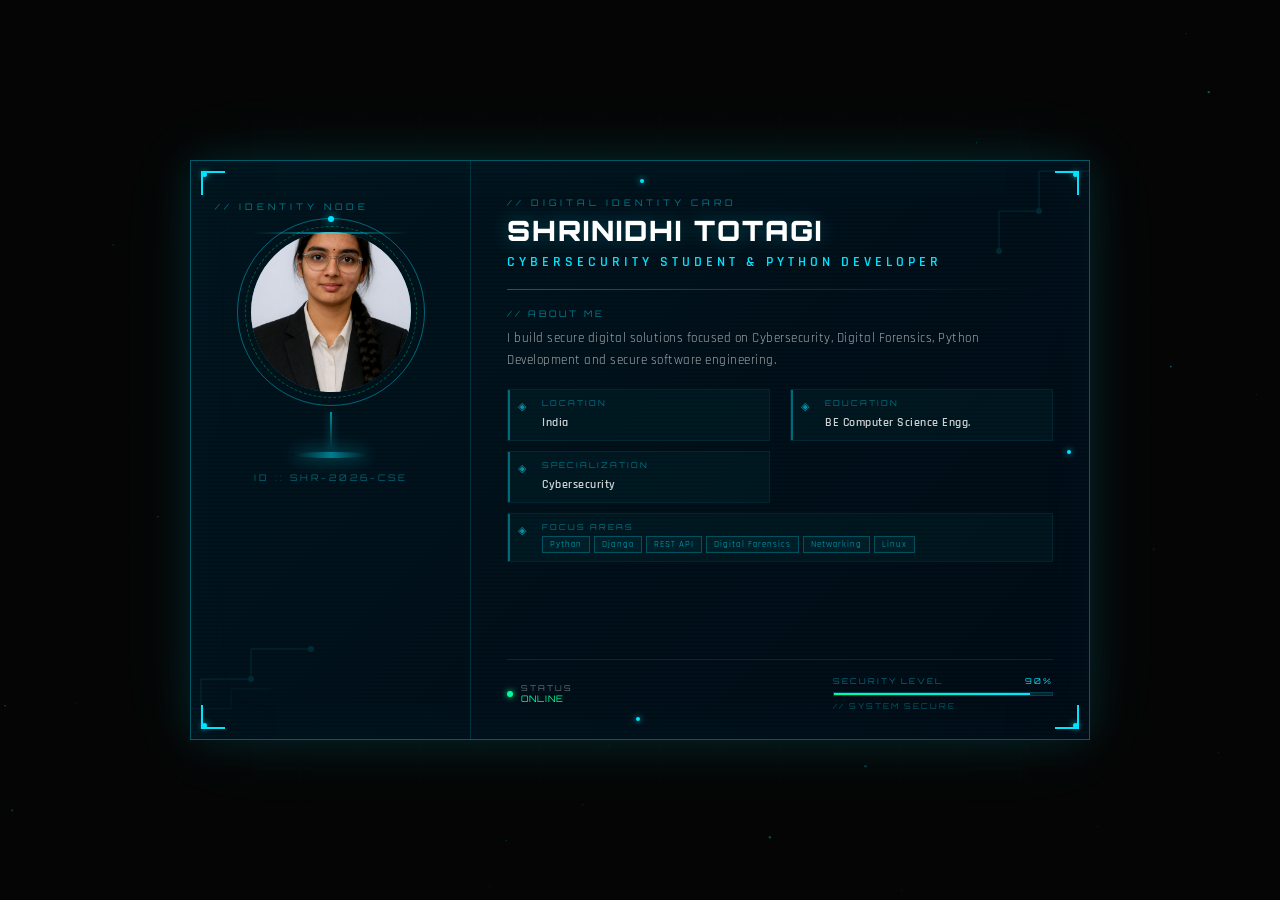
<file: identity-card.html>
<!DOCTYPE html>
<html lang="en">
<head>
<meta charset="UTF-8">
<meta name="viewport" content="width=device-width, initial-scale=1.0">
<title>Shrinidhi Totagi — Digital Identity Card</title>
<link href="https://fonts.googleapis.com/css2?family=Orbitron:wght@400;700;900&family=Rajdhani:wght@400;500;600;700&display=swap" rel="stylesheet">
<style>
*{margin:0;padding:0;box-sizing:border-box;}
body{
  background:#050505;
  min-height:100vh;
  display:flex;
  align-items:center;
  justify-content:center;
  font-family:'Rajdhani',sans-serif;
  overflow:hidden;
}
canvas#bg{position:fixed;inset:0;z-index:0;pointer-events:none;}

/* CARD */
.card{
  position:relative;
  width:900px;
  min-height:580px;
  background:linear-gradient(135deg,rgba(0,20,30,0.92) 0%,rgba(0,10,20,0.96) 100%);
  border:1px solid rgba(0,229,255,0.35);
  box-shadow:0 0 40px rgba(0,229,255,0.12),0 0 80px rgba(0,229,255,0.06),inset 0 0 60px rgba(0,229,255,0.03);
  display:flex;
  gap:0;
  z-index:10;
  overflow:hidden;
  animation:borderBreathe 4s ease-in-out infinite;
  transition:transform 0.4s ease,box-shadow 0.4s ease;
}
.card:hover{
  transform:translateY(-6px);
  box-shadow:0 0 60px rgba(0,229,255,0.22),0 0 120px rgba(0,229,255,0.1),inset 0 0 60px rgba(0,229,255,0.05);
}
@keyframes borderBreathe{
  0%,100%{border-color:rgba(0,229,255,0.35);}
  50%{border-color:rgba(0,229,255,0.7);}
}

/* SCAN LINE */
.card::after{
  content:'';
  position:absolute;
  inset:0;
  background:repeating-linear-gradient(0deg,transparent,transparent 2px,rgba(0,229,255,0.015) 2px,rgba(0,229,255,0.015) 4px);
  pointer-events:none;
  z-index:1;
}

/* LIGHT SWEEP */
.sweep{
  position:absolute;
  top:0;left:-100%;
  width:60%;height:100%;
  background:linear-gradient(90deg,transparent,rgba(0,229,255,0.04),transparent);
  animation:sweep 6s ease-in-out infinite;
  z-index:2;pointer-events:none;
}
@keyframes sweep{0%{left:-100%;}100%{left:200%;}}

/* HUD CORNERS */
.corner{position:absolute;width:24px;height:24px;z-index:5;}
.corner-tl{top:10px;left:10px;border-top:2px solid #00e5ff;border-left:2px solid #00e5ff;}
.corner-tr{top:10px;right:10px;border-top:2px solid #00e5ff;border-right:2px solid #00e5ff;}
.corner-bl{bottom:10px;left:10px;border-bottom:2px solid #00e5ff;border-left:2px solid #00e5ff;}
.corner-br{bottom:10px;right:10px;border-bottom:2px solid #00e5ff;border-right:2px solid #00e5ff;}
.corner::before{
  content:'';position:absolute;
  width:5px;height:5px;
  background:#00e5ff;
  border-radius:50%;
  box-shadow:0 0 6px #00e5ff;
}
.corner-tl::before{top:-1px;left:-1px;}
.corner-tr::before{top:-1px;right:-1px;}
.corner-bl::before{bottom:-1px;left:-1px;}
.corner-br::before{bottom:-1px;right:-1px;}

/* BLINK DOTS */
.hud-dot{
  position:absolute;width:4px;height:4px;
  background:#00e5ff;border-radius:50%;
  box-shadow:0 0 6px #00e5ff;
  animation:blink 2s ease-in-out infinite;
  z-index:5;
}
@keyframes blink{0%,100%{opacity:1;}50%{opacity:0.1;}}

/* ===== LEFT PANEL ===== */
.left{
  width:280px;
  min-width:280px;
  padding:40px 24px 32px;
  display:flex;
  flex-direction:column;
  align-items:center;
  border-right:1px solid rgba(0,229,255,0.15);
  position:relative;
  z-index:3;
}

/* Profile ring */
.profile-wrap{
  position:relative;
  width:160px;height:160px;
  margin-bottom:20px;
}
.ring-outer{
  position:absolute;inset:-14px;
  border:1px solid rgba(0,229,255,0.4);
  border-radius:50%;
  animation:spin 8s linear infinite;
}
.ring-outer::before{
  content:'';position:absolute;
  top:-3px;left:50%;
  width:6px;height:6px;
  background:#00e5ff;
  border-radius:50%;
  box-shadow:0 0 10px #00e5ff;
  transform:translateX(-50%);
}
.ring-mid{
  position:absolute;inset:-6px;
  border:1px dashed rgba(0,255,156,0.3);
  border-radius:50%;
  animation:spin 12s linear infinite reverse;
}
.ring-inner{
  position:absolute;inset:0;
  border:1px solid rgba(0,229,255,0.6);
  border-radius:50%;
}
@keyframes spin{from{transform:rotate(0deg);}to{transform:rotate(360deg);}}

/* Radar sweep */
.radar-sweep{
  position:absolute;inset:-14px;
  border-radius:50%;
  overflow:hidden;
  animation:radarSpin 5s linear infinite;
}
.radar-sweep::after{
  content:'';
  position:absolute;
  top:50%;left:50%;
  width:50%;height:50%;
  background:conic-gradient(from 0deg,transparent 80%,rgba(0,229,255,0.25) 100%);
  transform-origin:0 0;
}
@keyframes radarSpin{from{transform:rotate(0deg);}to{transform:rotate(360deg);}}

/* Crosshair */
.crosshair{
  position:absolute;inset:0;
  border-radius:50%;
  pointer-events:none;
}
.crosshair::before,.crosshair::after{
  content:'';position:absolute;
  background:rgba(0,229,255,0.25);
}
.crosshair::before{top:50%;left:0;right:0;height:1px;transform:translateY(-50%);}
.crosshair::after{left:50%;top:0;bottom:0;width:1px;transform:translateX(-50%);}

/* Scan line over photo */
.scan-line{
  position:absolute;
  left:0;right:0;height:2px;
  background:linear-gradient(90deg,transparent,rgba(0,229,255,0.6),transparent);
  animation:scanMove 3s ease-in-out infinite;
  border-radius:50%;
  z-index:4;
}
@keyframes scanMove{0%{top:0;opacity:0;}10%{opacity:1;}90%{opacity:1;}100%{top:100%;opacity:0;}}

.profile-img{
  width:160px;height:160px;
  border-radius:50%;
  object-fit:cover;
  display:block;
  position:relative;
  z-index:2;
  filter:brightness(0.9) contrast(1.1);
}

/* Holographic beam */
.holo-beam{
  width:2px;
  height:40px;
  background:linear-gradient(to bottom,rgba(0,229,255,0.6),transparent);
  margin:0 auto;
  box-shadow:0 0 8px rgba(0,229,255,0.4);
}
.holo-platform{
  width:80px;height:6px;
  background:linear-gradient(90deg,transparent,rgba(0,229,255,0.5),transparent);
  border-radius:50%;
  margin:0 auto;
  box-shadow:0 0 16px rgba(0,229,255,0.4),0 0 30px rgba(0,229,255,0.2);
  animation:platformPulse 2s ease-in-out infinite;
}
@keyframes platformPulse{0%,100%{opacity:0.6;}50%{opacity:1;}}

/* Status */
.status-badge{
  display:flex;align-items:center;gap:8px;
  margin-top:18px;
  padding:6px 16px;
  border:1px solid rgba(0,255,156,0.3);
  background:rgba(0,255,156,0.05);
  border-radius:2px;
}
.status-dot{
  width:8px;height:8px;
  background:#00ff9c;
  border-radius:50%;
  box-shadow:0 0 8px #00ff9c;
  animation:pulse 1.5s ease-in-out infinite;
}
@keyframes pulse{0%,100%{box-shadow:0 0 8px #00ff9c;}50%{box-shadow:0 0 16px #00ff9c,0 0 24px rgba(0,255,156,0.4);}}
.status-text{
  font-family:'Orbitron',sans-serif;
  font-size:10px;
  color:#00ff9c;
  letter-spacing:2px;
}

/* ID number */
.id-num{
  margin-top:14px;
  font-family:'Orbitron',sans-serif;
  font-size:9px;
  color:rgba(0,229,255,0.4);
  letter-spacing:3px;
}

/* ===== RIGHT PANEL ===== */
.right{
  flex:1;
  padding:36px 36px 28px;
  display:flex;
  flex-direction:column;
  gap:0;
  position:relative;
  z-index:3;
}

.card-label{
  font-family:'Orbitron',sans-serif;
  font-size:9px;
  color:rgba(0,229,255,0.5);
  letter-spacing:4px;
  margin-bottom:8px;
}

.name{
  font-family:'Orbitron',sans-serif;
  font-size:28px;
  font-weight:900;
  color:#fff;
  letter-spacing:2px;
  line-height:1.1;
  text-shadow:0 0 20px rgba(0,229,255,0.3);
}

.role{
  font-family:'Rajdhani',sans-serif;
  font-size:14px;
  font-weight:600;
  color:#00e5ff;
  letter-spacing:4px;
  margin-top:6px;
  text-transform:uppercase;
}

.divider{
  height:1px;
  background:linear-gradient(90deg,rgba(0,229,255,0.4),transparent);
  margin:18px 0;
}

/* About */
.about-label{
  font-family:'Orbitron',sans-serif;
  font-size:9px;
  color:rgba(0,229,255,0.5);
  letter-spacing:3px;
  margin-bottom:8px;
}
.about-text{
  font-size:13px;
  color:rgba(255,255,255,0.65);
  line-height:1.7;
  letter-spacing:0.5px;
}

/* Info grid */
.info-grid{
  display:grid;
  grid-template-columns:1fr 1fr;
  gap:10px 20px;
  margin-top:18px;
}
.info-row{
  display:flex;
  align-items:flex-start;
  gap:10px;
  padding:8px 10px;
  border:1px solid rgba(0,229,255,0.08);
  background:rgba(0,229,255,0.03);
  position:relative;
}
.info-row::before{
  content:'';
  position:absolute;
  left:0;top:0;bottom:0;
  width:2px;
  background:rgba(0,229,255,0.4);
}
.info-icon{
  color:rgba(0,229,255,0.6);
  font-size:11px;
  margin-top:2px;
  min-width:14px;
}
.info-content{}
.info-label{
  font-family:'Orbitron',sans-serif;
  font-size:8px;
  color:rgba(0,229,255,0.45);
  letter-spacing:2px;
  display:block;
  margin-bottom:3px;
}
.info-val{
  font-size:12px;
  color:rgba(255,255,255,0.8);
  font-weight:600;
  letter-spacing:0.5px;
}
.focus-pills{
  display:flex;flex-wrap:wrap;gap:4px;margin-top:4px;
}
.focus-pill{
  font-size:9px;
  padding:2px 7px;
  border:1px solid rgba(0,229,255,0.25);
  color:rgba(0,229,255,0.7);
  letter-spacing:1px;
  background:rgba(0,229,255,0.04);
}

/* Bottom bar */
.bottom-bar{
  margin-top:auto;
  padding-top:16px;
  border-top:1px solid rgba(0,229,255,0.12);
  display:flex;
  align-items:center;
  justify-content:space-between;
  gap:20px;
}
.bot-status{
  display:flex;align-items:center;gap:8px;
}
.bot-status-dot{
  width:6px;height:6px;
  background:#00ff9c;border-radius:50%;
  box-shadow:0 0 6px #00ff9c;
  animation:pulse 1.5s ease-in-out infinite;
}
.bot-status-label{
  font-family:'Orbitron',sans-serif;
  font-size:8px;color:rgba(255,255,255,0.4);letter-spacing:2px;
}
.bot-status-val{
  font-family:'Orbitron',sans-serif;
  font-size:9px;color:#00ff9c;letter-spacing:1px;
}

.security-block{flex:1;max-width:220px;}
.sec-label{
  font-family:'Orbitron',sans-serif;
  font-size:8px;color:rgba(0,229,255,0.45);
  letter-spacing:2px;margin-bottom:6px;
  display:flex;justify-content:space-between;
}
.sec-label span{color:#00e5ff;}
.progress-track{
  height:4px;
  background:rgba(0,229,255,0.1);
  border:1px solid rgba(0,229,255,0.15);
  position:relative;overflow:hidden;
}
.progress-fill{
  height:100%;
  width:0%;
  background:linear-gradient(90deg,#00ff9c,#00e5ff);
  box-shadow:0 0 8px rgba(0,229,255,0.6);
  animation:fillBar 2s 0.5s ease forwards;
}
@keyframes fillBar{to{width:90%;}}
.sec-sub{
  font-family:'Orbitron',sans-serif;
  font-size:8px;color:rgba(0,229,255,0.35);
  letter-spacing:2px;margin-top:5px;
}

/* Circuit lines decoration */
.circuit{
  position:absolute;
  pointer-events:none;
  z-index:2;
  opacity:0.12;
}
</style>
</head>
<body>

<canvas id="bg"></canvas>

<div class="card" id="card">
  <!-- Sweep -->
  <div class="sweep"></div>

  <!-- HUD Corners -->
  <div class="corner corner-tl"></div>
  <div class="corner corner-tr"></div>
  <div class="corner corner-bl"></div>
  <div class="corner corner-br"></div>

  <!-- Blink dots -->
  <div class="hud-dot" style="top:18px;left:50%;animation-delay:0s;"></div>
  <div class="hud-dot" style="bottom:18px;right:50%;animation-delay:0.7s;"></div>
  <div class="hud-dot" style="top:50%;right:18px;animation-delay:1.4s;"></div>

  <!-- Circuit SVG -->
  <svg class="circuit" style="bottom:0;left:0;width:200px;height:120px;" viewBox="0 0 200 120">
    <polyline points="10,110 10,60 60,60 60,30 120,30" fill="none" stroke="#00e5ff" stroke-width="1"/>
    <circle cx="60" cy="60" r="3" fill="#00e5ff"/>
    <circle cx="120" cy="30" r="3" fill="#00e5ff"/>
    <polyline points="0,90 40,90 40,70 80,70" fill="none" stroke="#00e5ff" stroke-width="0.5"/>
  </svg>
  <svg class="circuit" style="top:0;right:0;width:160px;height:100px;" viewBox="0 0 160 100">
    <polyline points="160,10 110,10 110,50 70,50 70,90" fill="none" stroke="#00e5ff" stroke-width="1"/>
    <circle cx="110" cy="50" r="3" fill="#00e5ff"/>
    <circle cx="70" cy="90" r="3" fill="#00e5ff"/>
  </svg>

  <!-- LEFT -->
  <div class="left">
    <div class="card-label" style="align-self:flex-start;margin-bottom:20px;">// IDENTITY NODE</div>

    <div class="profile-wrap">
      <div class="ring-outer"></div>
      <div class="ring-mid"></div>
      <div class="ring-inner"></div>
      <div class="radar-sweep"></div>
      <div class="crosshair"></div>
      <div class="scan-line"></div>
      <img src="img/image.png" alt="Shrinidhi" class="profile-img">
    </div>

    <div class="holo-beam"></div>
    <div class="holo-platform"></div>

    <!-- <div class="status-badge">
      <div class="status-dot"></div>
      <span class="status-text">ONLINE</span> 
    </div> -->

    <div class="id-num">ID :: SHR-2026-CSE</div>
  </div>

  <!-- RIGHT -->
  <div class="right">
    <div class="card-label">// DIGITAL IDENTITY CARD</div>
    <div class="name">SHRINIDHI TOTAGI</div>
    <div class="role">Cybersecurity Student &amp; Python Developer</div>

    <div class="divider"></div>

    <div class="about-label">// ABOUT ME</div>
    <div class="about-text">I build secure digital solutions focused on Cybersecurity, Digital Forensics, Python Development and secure software engineering.</div>

    <div class="info-grid">
      <div class="info-row">
        <div class="info-icon">◈</div>
        <div class="info-content">
          <span class="info-label">LOCATION</span>
          <span class="info-val">India</span>
        </div>
      </div>
      <div class="info-row">
        <div class="info-icon">◈</div>
        <div class="info-content">
          <span class="info-label">EDUCATION</span>
          <span class="info-val">BE Computer Science Engg.</span>
        </div>
      </div>
      <div class="info-row">
        <div class="info-icon">◈</div>
        <div class="info-content">
          <span class="info-label">SPECIALIZATION</span>
          <span class="info-val">Cybersecurity</span>
        </div>
      </div>
      <div class="info-row" style="grid-column:1/-1;">
        <div class="info-icon">◈</div>
        <div class="info-content">
          <span class="info-label">FOCUS AREAS</span>
          <div class="focus-pills">
            <span class="focus-pill">Python</span>
            <span class="focus-pill">Django</span>
            <span class="focus-pill">REST API</span>
            <span class="focus-pill">Digital Forensics</span>
            <span class="focus-pill">Networking</span>
            <span class="focus-pill">Linux</span>
          </div>
        </div>
      </div>
    </div>

    <div class="bottom-bar">
      <div class="bot-status">
        <div class="bot-status-dot"></div>
        <div>
          <div class="bot-status-label">STATUS</div>
          <div class="bot-status-val">ONLINE</div>
        </div>
      </div>
      <div class="security-block">
        <div class="sec-label">SECURITY LEVEL <span>90%</span></div>
        <div class="progress-track"><div class="progress-fill"></div></div>
        <div class="sec-sub">// SYSTEM SECURE</div>
      </div>
    </div>
  </div>
</div>

<script>
// BG particles
const canvas = document.getElementById('bg');
const ctx = canvas.getContext('2d');
canvas.width = window.innerWidth;
canvas.height = window.innerHeight;
window.addEventListener('resize', () => { canvas.width = window.innerWidth; canvas.height = window.innerHeight; });

const pts = Array.from({length:60}, () => ({
  x: Math.random() * canvas.width,
  y: Math.random() * canvas.height,
  r: Math.random() * 1.2 + 0.2,
  vx: (Math.random() - 0.5) * 0.2,
  vy: (Math.random() - 0.5) * 0.2,
  a: Math.random() * Math.PI * 2
}));

function drawBg() {
  ctx.clearRect(0, 0, canvas.width, canvas.height);
  // grid
  ctx.strokeStyle = 'rgba(0,229,255,0.03)';
  ctx.lineWidth = 0.5;
  for (let x = 0; x < canvas.width; x += 60) { ctx.beginPath(); ctx.moveTo(x,0); ctx.lineTo(x,canvas.height); ctx.stroke(); }
  for (let y = 0; y < canvas.height; y += 60) { ctx.beginPath(); ctx.moveTo(0,y); ctx.lineTo(canvas.width,y); ctx.stroke(); }
  // particles
  pts.forEach(p => {
    p.x += p.vx; p.y += p.vy; p.a += 0.006;
    if (p.x < 0) p.x = canvas.width; if (p.x > canvas.width) p.x = 0;
    if (p.y < 0) p.y = canvas.height; if (p.y > canvas.height) p.y = 0;
    const alpha = (Math.sin(p.a) * 0.5 + 0.5) * 0.4;
    ctx.beginPath(); ctx.arc(p.x, p.y, p.r, 0, Math.PI*2);
    ctx.fillStyle = `rgba(0,229,255,${alpha})`; ctx.fill();
  });
  requestAnimationFrame(drawBg);
}
drawBg();
</script>
</body>
</html>
</file>
